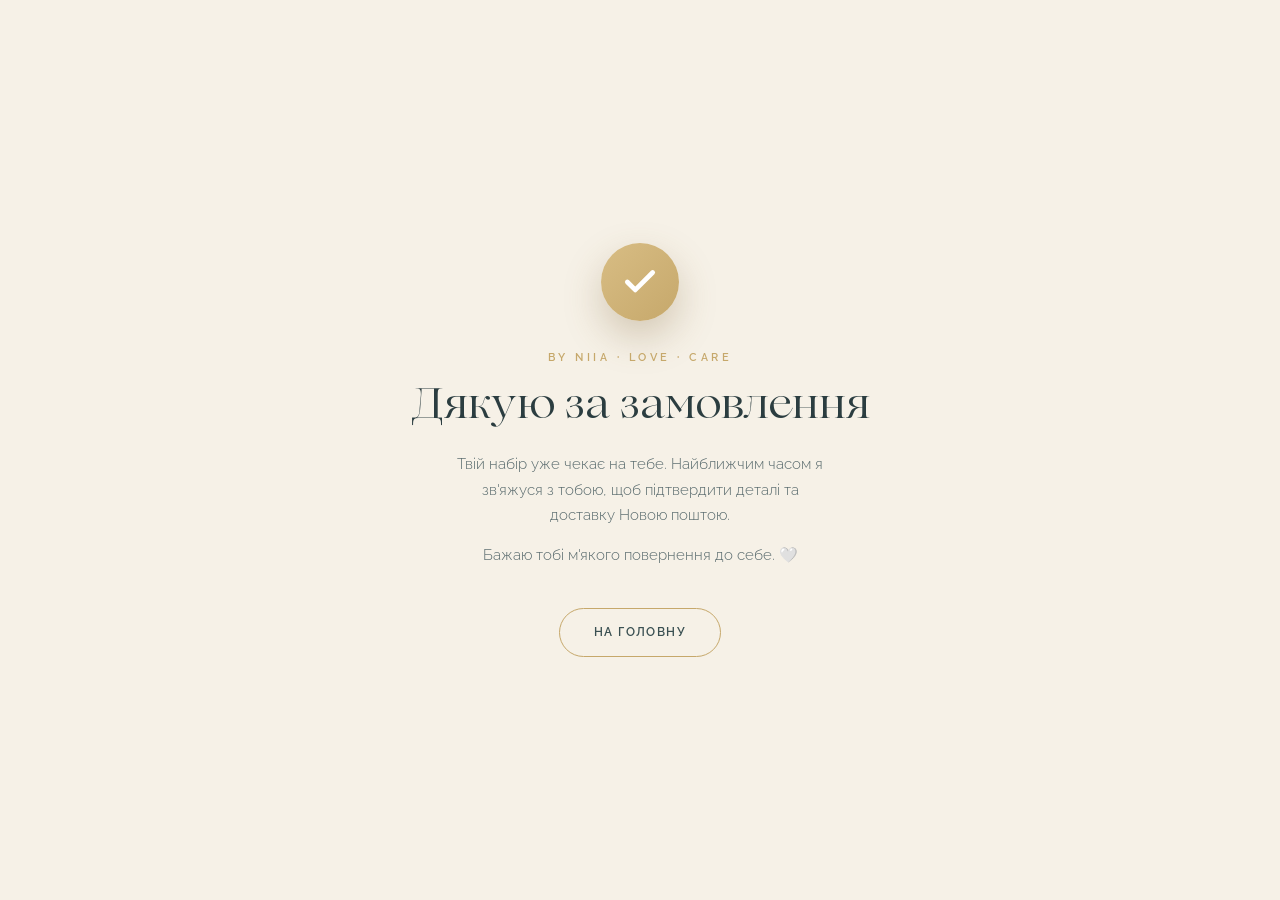
<file: thank-you.html>
<!DOCTYPE html>
<html lang="uk">
<head>
  <meta charset="UTF-8">
  <meta name="viewport" content="width=device-width, initial-scale=1">
  <title>Дякую за замовлення — BY NIIA</title>
  <meta name="robots" content="noindex"><!-- сторінка-конверсія, не для індексації -->

  <!-- ============================================================
       ВІДСТЕЖЕННЯ ПОКУПКИ ДЛЯ ТАРГЕТОЛОГА
       Сюди вставляється піксель. Нижче — каркас Meta Pixel (Facebook/Instagram).
       Заміни 1305185071367821 на реальний ID із Meta Events Manager.
       Подія Purchase спрацьовує при завантаженні цієї сторінки (після оплати).
       value/currency — фіксована ціна набору (онови, якщо ціна зміниться).
       Для Google Ads / TikTok додай їхні теги поряд так само.
       ============================================================ -->
  <script>
    !function(f,b,e,v,n,t,s)
    {if(f.fbq)return;n=f.fbq=function(){n.callMethod?
    n.callMethod.apply(n,arguments):n.queue.push(arguments)};
    if(!f._fbq)f._fbq=n;n.push=n;n.loaded=!0;n.version='2.0';
    n.queue=[];t=b.createElement(e);t.async=!0;
    t.src=v;s=b.getElementsByTagName(e)[0];
    s.parentNode.insertBefore(t,s)}(window, document,'script',
    'https://connect.facebook.net/en_US/fbevents.js');
    fbq('init', '1305185071367821');                      /* ← ВСТАВ PIXEL ID */
    fbq('track', 'PageView');
    fbq('track', 'Purchase', {value: 1990.00, currency: 'UAH'});
  </script>
  <noscript><img height="1" width="1" style="display:none"
    src="https://www.facebook.com/tr?id=1305185071367821&ev=Purchase&noscript=1"/></noscript>
  <!-- /Meta Pixel -->

  <style>
    @font-face{font-family:'Lovelace';src:url('fonts/Lovelace-Regular.ttf') format('truetype');font-weight:400;font-display:swap}
    @font-face{font-family:'Raleway';src:url('fonts/Raleway-VariableFont_wght.ttf') format('truetype');font-weight:100 900;font-display:swap}
    :root{--paper:#f6f1e7;--ink:#2b3d40;--ink-soft:#56686b;--gold:#c6a86b;--gold-bright:#d8bd84;--accent:#3a5052;--bg-deep:#6b8186}
    *{margin:0;padding:0;box-sizing:border-box}
    body{font-family:'Raleway',Arial,sans-serif;background:var(--paper);color:var(--ink);
      min-height:100svh;display:flex;align-items:center;justify-content:center;
      padding:32px;font-weight:300;line-height:1.7;text-align:center}
    .card{max-width:520px}
    .mark{width:78px;height:78px;border-radius:50%;margin:0 auto 28px;
      background:linear-gradient(135deg,var(--gold-bright),var(--gold));
      display:flex;align-items:center;justify-content:center;
      box-shadow:0 16px 38px rgba(122,95,45,.28)}
    .mark svg{width:38px;height:38px;stroke:#fff;stroke-width:3;fill:none;
      stroke-linecap:round;stroke-linejoin:round}
    .eyebrow{font-size:11px;letter-spacing:.32em;text-transform:uppercase;
      font-weight:600;color:var(--gold);margin-bottom:16px}
    h1{font-family:'Lovelace',Georgia,serif;font-weight:400;font-size:clamp(28px,5vw,42px);
      line-height:1.2;color:var(--ink);margin-bottom:18px}
    p{font-size:15px;color:var(--ink-soft);max-width:42ch;margin:0 auto 14px}
    .home{display:inline-block;margin-top:26px;font-size:12px;letter-spacing:.12em;
      text-transform:uppercase;font-weight:600;text-decoration:none;color:var(--accent);
      border:1px solid var(--gold);border-radius:40px;padding:13px 34px;transition:background .3s}
    .home:hover{background:rgba(198,168,107,.12)}
  </style>
</head>
<body>
  <div class="card">
    <div class="mark"><svg viewBox="0 0 24 24"><polyline points="20 6 9 17 4 12"/></svg></div>
    <div class="eyebrow">BY NIIA · Love · Care</div>
    <h1>Дякую за замовлення</h1>
    <p>Твій набір уже чекає на тебе. Найближчим часом я зв'яжуся з тобою, щоб підтвердити деталі та доставку Новою поштою.</p>
    <p>Бажаю тобі м'якого повернення до себе. 🤍</p>
    <a class="home" href="/">На головну</a>
  </div>
</body>
</html>
</file>
